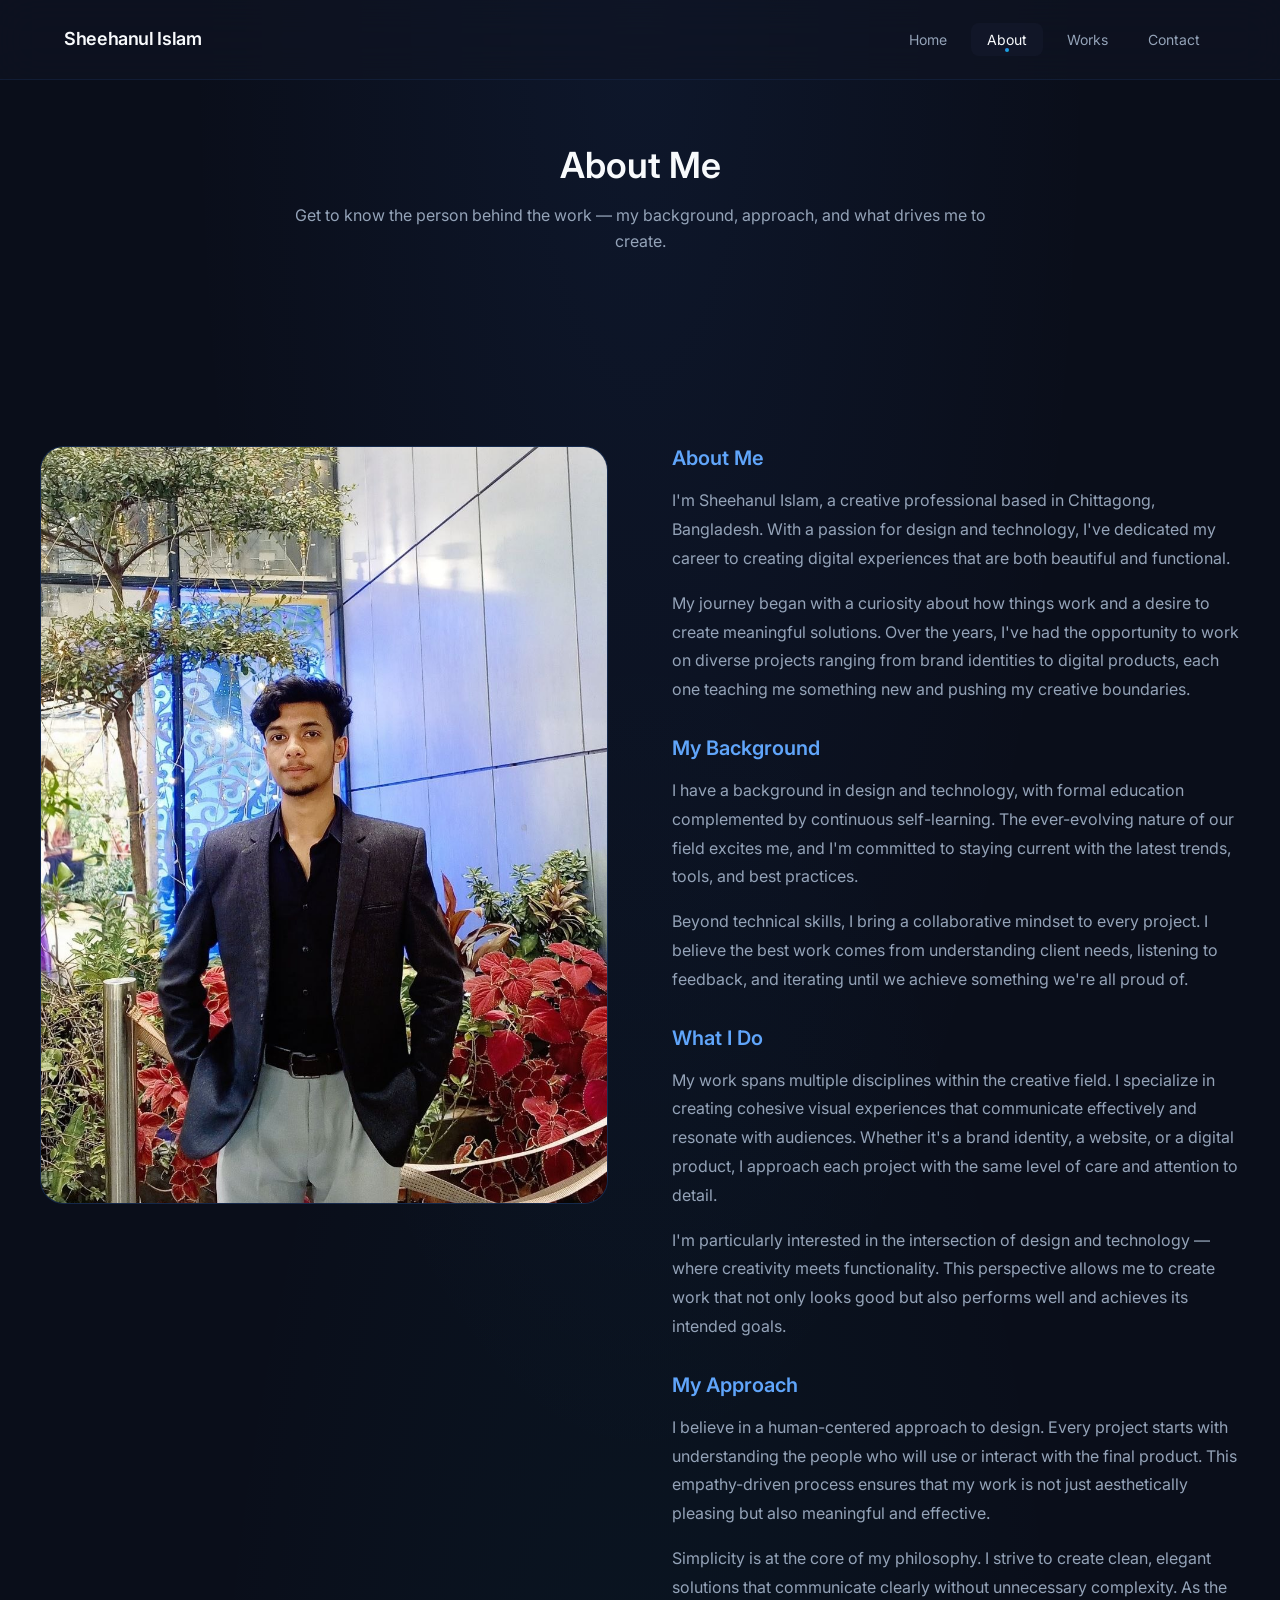
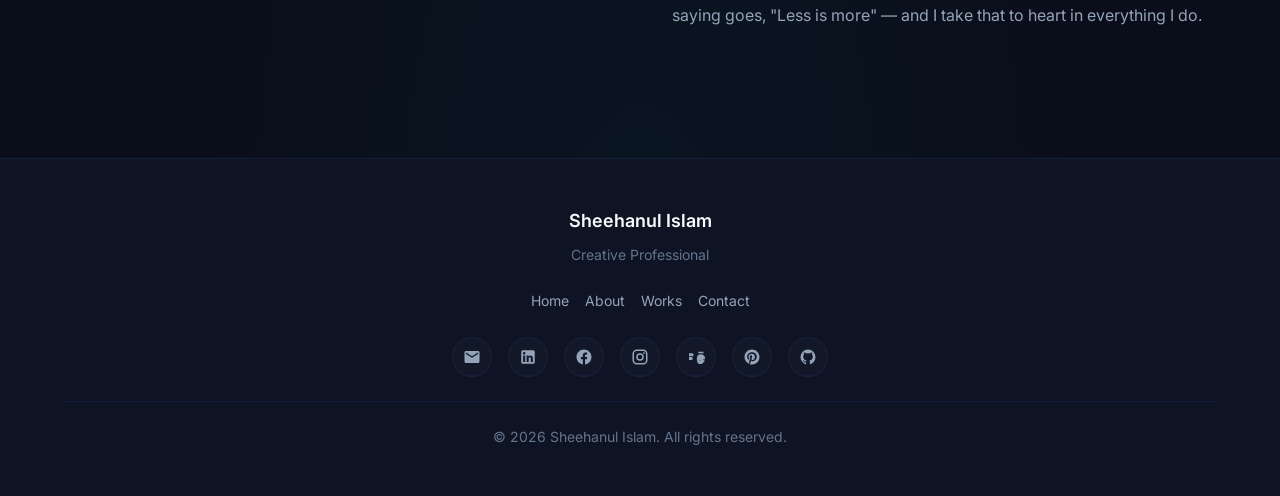
<file: about.html>
<!DOCTYPE html>
<html lang="en">
<head>
  <meta charset="UTF-8">
  <meta name="viewport" content="width=device-width, initial-scale=1.0">
  <meta name="description" content="Learn more about Sheehanul Islam — a creative professional focused on design and technology.">
  <title>About — Sheehanul Islam</title>
  
  <!-- Fonts -->
  <link rel="preconnect" href="https://fonts.googleapis.com">
  <link rel="preconnect" href="https://fonts.gstatic.com" crossorigin>
  <link href="https://fonts.googleapis.com/css2?family=Inter:wght@400;500;600;700&display=swap" rel="stylesheet">
  
  <!-- Styles -->
  <link rel="stylesheet" href="base.css">
  <link rel="stylesheet" href="components.css">
  <link rel="stylesheet" href="pages.css">
</head>
<body>
  <!-- ========== HEADER ========== -->
  <header class="header">
    <div class="container header-inner">
      <a href="index.html" class="logo">Sheehanul Islam</a>
      <nav class="nav" aria-label="Main navigation">
        <ul class="nav-list">
          <li><a href="index.html" class="nav-link">Home</a></li>
          <li><a href="about.html" class="nav-link active">About</a></li>
          <li><a href="works.html" class="nav-link">Works</a></li>
          <li><a href="contact.html" class="nav-link">Contact</a></li>
        </ul>
      </nav>
      <button class="menu-toggle" aria-label="Toggle menu" aria-expanded="false">
        <span></span>
        <span></span>
        <span></span>
      </button>
    </div>
  </header>
  <!-- ========== END HEADER ========== -->

  <!-- ========== MAIN CONTENT ========== -->
  <main class="about-page">
    
    <!-- ===== ABOUT HERO ===== -->
    <section class="about-hero section">
      <div class="container">
        <h1 class="about-hero-title">About Me</h1>
        <p class="about-hero-text">
          Get to know the person behind the work — my background, approach, and what drives me to create.
        </p>
      </div>
    </section>
    <!-- ===== END ABOUT HERO ===== -->

    <!-- ===== ABOUT CONTENT ===== -->
    <section class="section">
      <div class="container about-content">
        <div class="about-image">
          <img src="sheehanimg1.jpg" alt="Sheehanul Islam" onerror="this.src='data:image/svg+xml,%3Csvg xmlns=%22http://www.w3.org/2000/svg%22 viewBox=%220 0 400 533%22%3E%3Crect fill=%22%230f1424%22 width=%22400%22 height=%22533%22/%3E%3Ctext fill=%22%233b82f6%22 font-family=%22sans-serif%22 font-size=%2224%22 x=%2250%25%22 y=%2250%25%22 text-anchor=%22middle%22%3EYour Photo%3C/text%3E%3C/svg%3E'">
        </div>
        <div class="about-text-content">
          <div class="about-section">
            <h2 class="about-section-title">About Me</h2>
            <p class="about-section-text">
              I'm Sheehanul Islam, a creative professional based in Chittagong, Bangladesh. With a passion for design and technology, I've dedicated my career to creating digital experiences that are both beautiful and functional.
            </p>
            <p class="about-section-text">
              My journey began with a curiosity about how things work and a desire to create meaningful solutions. Over the years, I've had the opportunity to work on diverse projects ranging from brand identities to digital products, each one teaching me something new and pushing my creative boundaries.
            </p>
          </div>

          <div class="about-section">
            <h2 class="about-section-title">My Background</h2>
            <p class="about-section-text">
              I have a background in design and technology, with formal education complemented by continuous self-learning. The ever-evolving nature of our field excites me, and I'm committed to staying current with the latest trends, tools, and best practices.
            </p>
            <p class="about-section-text">
              Beyond technical skills, I bring a collaborative mindset to every project. I believe the best work comes from understanding client needs, listening to feedback, and iterating until we achieve something we're all proud of.
            </p>
          </div>

          <div class="about-section">
            <h2 class="about-section-title">What I Do</h2>
            <p class="about-section-text">
              My work spans multiple disciplines within the creative field. I specialize in creating cohesive visual experiences that communicate effectively and resonate with audiences. Whether it's a brand identity, a website, or a digital product, I approach each project with the same level of care and attention to detail.
            </p>
            <p class="about-section-text">
              I'm particularly interested in the intersection of design and technology — where creativity meets functionality. This perspective allows me to create work that not only looks good but also performs well and achieves its intended goals.
            </p>
          </div>

          <div class="about-section">
            <h2 class="about-section-title">My Approach</h2>
            <p class="about-section-text">
              I believe in a human-centered approach to design. Every project starts with understanding the people who will use or interact with the final product. This empathy-driven process ensures that my work is not just aesthetically pleasing but also meaningful and effective.
            </p>
            <p class="about-section-text">
              Simplicity is at the core of my philosophy. I strive to create clean, elegant solutions that communicate clearly without unnecessary complexity. As the saying goes, "Less is more" — and I take that to heart in everything I do.
            </p>
          </div>
        </div>
      </div>
    </section>
    <!-- ===== END ABOUT CONTENT ===== -->

  </main>
  <!-- ========== END MAIN CONTENT ========== -->

  <!-- ========== FOOTER ========== -->
  <footer class="footer">
    <div class="container footer-inner">
      <div class="footer-brand">
        <span class="footer-name">Sheehanul Islam</span>
        <span class="footer-tagline">Creative Professional</span>
      </div>
      <nav class="footer-nav" aria-label="Footer navigation">
        <a href="index.html" class="footer-link">Home</a>
        <a href="about.html" class="footer-link">About</a>
        <a href="works.html" class="footer-link">Works</a>
        <a href="contact.html" class="footer-link">Contact</a>
      </nav>
      <div class="footer-social">
        <a href="mailto:sheehaanulislam@gmail.com" class="footer-social-link" aria-label="Email">
          <svg viewBox="0 0 24 24"><path d="M20 4H4c-1.1 0-2 .9-2 2v12c0 1.1.9 2 2 2h16c1.1 0 2-.9 2-2V6c0-1.1-.9-2-2-2zm0 4l-8 5-8-5V6l8 5 8-5v2z"/></svg>
        </a>
        <a href="https://linkedin.com/in/sheehaan-ul-islam-a17b7b3b1?utm_source=share_via&utm_content=profile&utm_medium=member_android" class="footer-social-link" aria-label="LinkedIn" target="_blank" rel="noopener noreferrer">
          <svg viewBox="0 0 24 24"><path d="M19 3a2 2 0 0 1 2 2v14a2 2 0 0 1-2 2H5a2 2 0 0 1-2-2V5a2 2 0 0 1 2-2h14m-.5 15.5v-5.3a3.26 3.26 0 0 0-3.26-3.26c-.85 0-1.84.52-2.32 1.3v-1.11h-2.79v8.37h2.79v-4.93c0-.77.62-1.4 1.39-1.4a1.4 1.4 0 0 1 1.4 1.4v4.93h2.79M6.88 8.56a1.68 1.68 0 0 0 1.68-1.68c0-.93-.75-1.69-1.68-1.69a1.69 1.69 0 0 0-1.69 1.69c0 .93.76 1.68 1.69 1.68m1.39 9.94v-8.37H5.5v8.37h2.77z"/></svg>
        </a>
        <a href="https://facebook.com/share/19DySCuioT/" class="footer-social-link" aria-label="Facebook" target="_blank" rel="noopener noreferrer">
          <svg viewBox="0 0 24 24"><path d="M12 2.04C6.5 2.04 2 6.53 2 12.06C2 17.06 5.66 21.21 10.44 21.96V14.96H7.9V12.06H10.44V9.85C10.44 7.34 11.93 5.96 14.15 5.96C15.21 5.96 16.12 6.04 16.12 6.04V8.51H15.01C13.77 8.51 13.38 9.28 13.38 10.07V12.06H16.16L15.72 14.96H13.38V21.96A10 10 0 0 0 22 12.06C22 6.53 17.5 2.04 12 2.04Z"/></svg>
        </a>
        <a href="https://instagram.com/sheehan.rn?stkn=cGFqeDJleHdrN3Bo" class="footer-social-link" aria-label="Instagram" target="_blank" rel="noopener noreferrer">
          <svg viewBox="0 0 24 24"><path d="M7.8 2h8.4C19.4 2 22 4.6 22 7.8v8.4a5.8 5.8 0 0 1-5.8 5.8H7.8C4.6 22 2 19.4 2 16.2V7.8A5.8 5.8 0 0 1 7.8 2m-.2 2A3.6 3.6 0 0 0 4 7.6v8.8C4 18.39 5.61 20 7.6 20h8.8a3.6 3.6 0 0 0 3.6-3.6V7.6C20 5.61 18.39 4 16.4 4H7.6m9.65 1.5a1.25 1.25 0 0 1 1.25 1.25A1.25 1.25 0 0 1 17.25 8 1.25 1.25 0 0 1 16 6.75a1.25 1.25 0 0 1 1.25-1.25M12 7a5 5 0 0 1 5 5 5 5 0 0 1-5 5 5 5 0 0 1-5-5 5 5 0 0 1 5-5m0 2a3 3 0 0 0-3 3 3 3 0 0 0 3 3 3 3 0 0 0 3-3 3 3 0 0 0-3-3z"/></svg>
        </a>
        <a href="https://behance.net/sheehaanulislamrne/projects" class="footer-social-link" aria-label="Behance" target="_blank" rel="noopener noreferrer">
          <svg viewBox="0 0 24 24"><path d="M22 7h-7V5h7v2zm1.726 10c-.442 1.297-2.029 3-5.101 3-3.074 0-5.564-1.729-5.564-5.675 0-3.91 2.325-5.92 5.466-5.92 3.082 0 4.964 1.782 5.375 4.426.078.506.109 1.188.095 2.14H15.97c.13 1.211.994 1.997 2.396 1.997.834 0 1.504-.325 1.873-.837h1.511zM7.654 14.006c0 1.21-.968 2.136-2.342 2.136H2.675V11.98h2.582c1.335 0 2.397.906 2.397 2.026zm1.177-5.012c0 1.21-.968 2.136-2.342 2.136H2.675V6.968h3.814c1.335 0 2.342.906 2.342 2.026zM22 17h-4.083c-.136-.752-.726-1.282-1.574-1.282-.973 0-1.764.68-1.764 1.764 0 1.084.791 1.764 1.764 1.764.848 0 1.438-.53 1.574-1.282H22c-.167 2.053-1.883 3.518-4.177 3.518-2.457 0-4.34-1.656-4.34-4.282 0-2.626 1.904-4.282 4.34-4.282 2.435 0 4.151 1.656 4.177 4.082z"/></svg>
        </a>
        <a href="https://pinterest.com/3ZPcRfamb" class="footer-social-link" aria-label="Pinterest" target="_blank" rel="noopener noreferrer">
          <svg viewBox="0 0 24 24"><path d="M12 2C6.48 2 2 6.48 2 12c0 4.21 2.59 7.82 6.27 9.31-.09-.8-.16-2.02.02-2.89l1.15-4.89s-.29-.58-.29-1.44c0-1.35.78-2.36 1.76-2.36.83 0 1.23.62 1.23 1.37 0 .83-.53 2.08-.81 3.24-.23.97.49 1.76 1.45 1.76 1.74 0 3.08-1.83 3.08-4.48 0-2.34-1.68-3.98-4.08-3.98-2.79 0-4.43 2.09-4.43 4.25 0 .84.32 1.74.73 2.23.08.1.09.18.06.28l-.27 1.12c-.04.18-.15.22-.34.13-1.27-.59-2.06-2.45-2.06-3.94 0-3.21 2.33-6.16 6.71-6.16 3.52 0 6.26 2.51 6.26 5.86 0 3.5-2.21 6.31-5.27 6.31-1.03 0-2-.54-2.34-1.17l-.64 2.43c-.23.88-.86 1.98-1.28 2.66.96.29 1.98.44 3.04.44 5.52 0 10-4.48 10-10S17.52 2 12 2z"/></svg>
        </a>
        <a href="https://github.com/Sheehaan" class="footer-social-link" aria-label="GitHub" target="_blank" rel="noopener noreferrer">
          <svg viewBox="0 0 24 24"><path d="M12 2A10 10 0 0 0 2 12c0 4.42 2.87 8.17 6.84 9.5.5.08.66-.23.66-.5v-1.69c-2.77.6-3.36-1.34-3.36-1.34-.46-1.16-1.11-1.47-1.11-1.47-.91-.62.07-.6.07-.6 1 .07 1.53 1.03 1.53 1.03.87 1.52 2.34 1.07 2.91.83.09-.65.35-1.09.63-1.34-2.22-.25-4.55-1.11-4.55-4.92 0-1.11.38-2 1.03-2.71-.1-.25-.45-1.29.1-2.64 0 0 .84-.27 2.75 1.02.79-.22 1.65-.33 2.5-.33.85 0 1.71.11 2.5.33 1.91-1.29 2.75-1.02 2.75-1.02.55 1.35.2 2.39.1 2.64.65.71 1.03 1.6 1.03 2.71 0 3.82-2.34 4.66-4.57 4.91.36.31.69.92.69 1.85V21c0 .27.16.59.67.5C19.14 20.16 22 16.42 22 12A10 10 0 0 0 12 2Z"/></svg>
        </a>
      </div>
      <p class="footer-copyright">© 2026 Sheehanul Islam. All rights reserved.</p>
    </div>
  </footer>
  <!-- ========== END FOOTER ========== -->

  <!-- ========== SCRIPTS ========== -->
  <script type="module" src="modal.js"></script>
  <script type="module" src="main.js"></script>
</body>
</html>
</file>
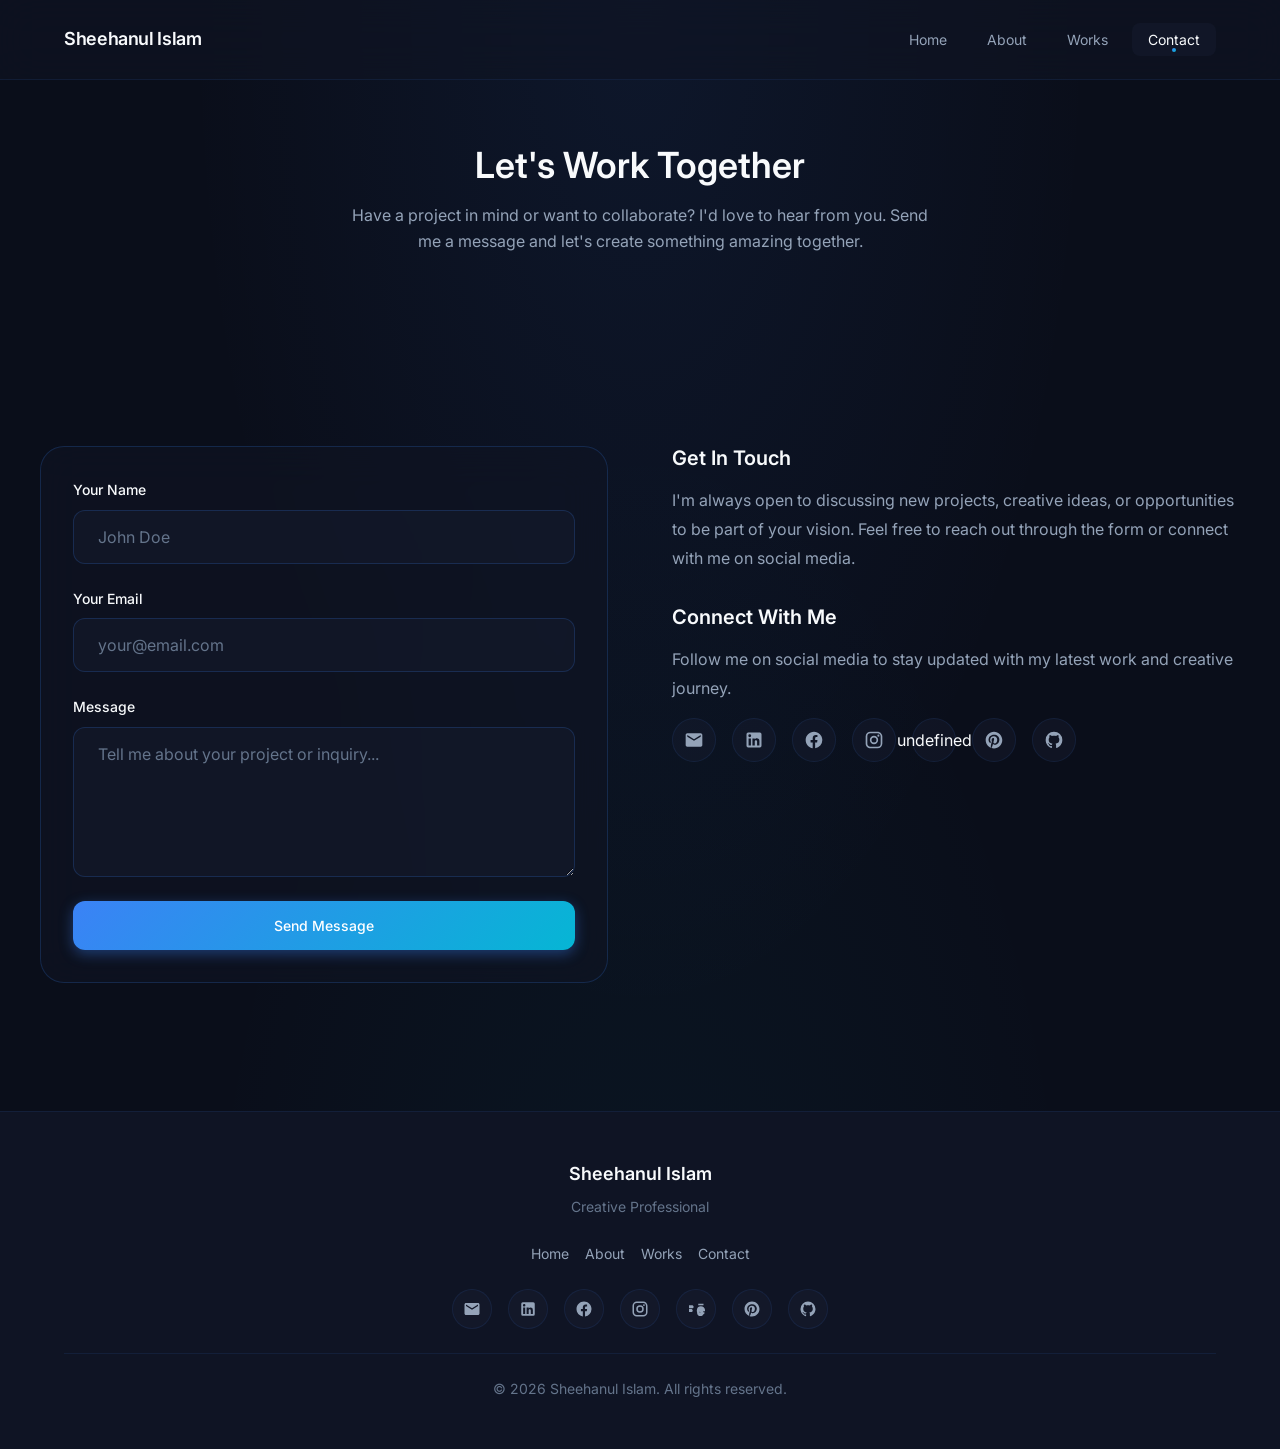
<file: contact.html>
<!DOCTYPE html>
<html lang="en">
<head>
  <meta charset="UTF-8">
  <meta name="viewport" content="width=device-width, initial-scale=1.0">
  <meta name="description" content="Get in touch with Sheehanul Islam for collaborations, projects, or inquiries.">
  <title>Contact — Sheehanul Islam</title>
  
  <!-- Fonts -->
  <link rel="preconnect" href="https://fonts.googleapis.com">
  <link rel="preconnect" href="https://fonts.gstatic.com" crossorigin>
  <link href="https://fonts.googleapis.com/css2?family=Inter:wght@400;500;600;700&display=swap" rel="stylesheet">
  
  <!-- Styles -->
  <link rel="stylesheet" href="base.css">
  <link rel="stylesheet" href="components.css">
  <link rel="stylesheet" href="pages.css">
</head>
<body>
  <!-- ========== HEADER ========== -->
  <header class="header">
    <div class="container header-inner">
      <a href="index.html" class="logo">Sheehanul Islam</a>
      <nav class="nav" aria-label="Main navigation">
        <ul class="nav-list">
          <li><a href="index.html" class="nav-link">Home</a></li>
          <li><a href="about.html" class="nav-link">About</a></li>
          <li><a href="works.html" class="nav-link">Works</a></li>
          <li><a href="contact.html" class="nav-link active">Contact</a></li>
        </ul>
      </nav>
      <button class="menu-toggle" aria-label="Toggle menu" aria-expanded="false">
        <span></span>
        <span></span>
        <span></span>
      </button>
    </div>
  </header>
  <!-- ========== END HEADER ========== -->

  <!-- ========== MAIN CONTENT ========== -->
  <main class="contact-page">
    
    <!-- ===== CONTACT HERO ===== -->
    <section class="contact-hero section">
      <div class="container">
        <h1 class="contact-hero-title">Let's Work Together</h1>
        <p class="contact-hero-text">
          Have a project in mind or want to collaborate? I'd love to hear from you. Send me a message and let's create something amazing together.
        </p>
      </div>
    </section>
    <!-- ===== END CONTACT HERO ===== -->

    <!-- ===== CONTACT CONTENT ===== -->
    <section class="section">
      <div class="container contact-content">
        
        <!-- Contact Form -->
        <div class="contact-form-wrapper">
          <form data-contact-form>
            <div class="form-group">
              <label for="contact-name" class="form-label">Your Name</label>
              <input type="text" id="contact-name" name="name" class="form-input" placeholder="John Doe" required>
              <span class="form-error"></span>
            </div>
            <div class="form-group">
              <label for="contact-email" class="form-label">Your Email</label>
              <input type="email" id="contact-email" name="email" class="form-input" placeholder="your@email.com" required>
              <span class="form-error"></span>
            </div>
            <div class="form-group">
              <label for="contact-message" class="form-label">Message</label>
              <textarea id="contact-message" name="message" class="form-textarea" placeholder="Tell me about your project or inquiry..." required></textarea>
              <span class="form-error"></span>
            </div>
            <button type="submit" class="btn btn-primary btn-full">Send Message</button>
          </form>
        </div>

        <!-- Contact Info -->
        <div class="contact-info">
          <div>
            <h2 class="contact-info-title">Get In Touch</h2>
            <p class="about-section-text">
              I'm always open to discussing new projects, creative ideas, or opportunities to be part of your vision. Feel free to reach out through the form or connect with me on social media.
            </p>
          </div>

          <div>
            <h2 class="contact-info-title">Connect With Me</h2>
            <p class="about-section-text" style="margin-bottom: 1rem;">
              Follow me on social media to stay updated with my latest work and creative journey.
            </p>
            <div class="social-icons" id="contact-social-icons"></div>
          </div>
        </div>

      </div>
    </section>
    <!-- ===== END CONTACT CONTENT ===== -->

  </main>
  <!-- ========== END MAIN CONTENT ========== -->

  <!-- ========== FOOTER ========== -->
  <footer class="footer">
    <div class="container footer-inner">
      <div class="footer-brand">
        <span class="footer-name">Sheehanul Islam</span>
        <span class="footer-tagline">Creative Professional</span>
      </div>
      <nav class="footer-nav" aria-label="Footer navigation">
        <a href="index.html" class="footer-link">Home</a>
        <a href="about.html" class="footer-link">About</a>
        <a href="works.html" class="footer-link">Works</a>
        <a href="contact.html" class="footer-link">Contact</a>
      </nav>
      <div class="footer-social">
        <a href="mailto:sheehaanulislam@gmail.com" class="footer-social-link" aria-label="Email">
          <svg viewBox="0 0 24 24"><path d="M20 4H4c-1.1 0-2 .9-2 2v12c0 1.1.9 2 2 2h16c1.1 0 2-.9 2-2V6c0-1.1-.9-2-2-2zm0 4l-8 5-8-5V6l8 5 8-5v2z"/></svg>
        </a>
        <a href="https://linkedin.com/in/sheehaan-ul-islam-a17b7b3b1?utm_source=share_via&utm_content=profile&utm_medium=member_android" class="footer-social-link" aria-label="LinkedIn" target="_blank" rel="noopener noreferrer">
          <svg viewBox="0 0 24 24"><path d="M19 3a2 2 0 0 1 2 2v14a2 2 0 0 1-2 2H5a2 2 0 0 1-2-2V5a2 2 0 0 1 2-2h14m-.5 15.5v-5.3a3.26 3.26 0 0 0-3.26-3.26c-.85 0-1.84.52-2.32 1.3v-1.11h-2.79v8.37h2.79v-4.93c0-.77.62-1.4 1.39-1.4a1.4 1.4 0 0 1 1.4 1.4v4.93h2.79M6.88 8.56a1.68 1.68 0 0 0 1.68-1.68c0-.93-.75-1.69-1.68-1.69a1.69 1.69 0 0 0-1.69 1.69c0 .93.76 1.68 1.69 1.68m1.39 9.94v-8.37H5.5v8.37h2.77z"/></svg>
        </a>
        <a href="https://facebook.com/share/19DySCuioT/" class="footer-social-link" aria-label="Facebook" target="_blank" rel="noopener noreferrer">
          <svg viewBox="0 0 24 24"><path d="M12 2.04C6.5 2.04 2 6.53 2 12.06C2 17.06 5.66 21.21 10.44 21.96V14.96H7.9V12.06H10.44V9.85C10.44 7.34 11.93 5.96 14.15 5.96C15.21 5.96 16.12 6.04 16.12 6.04V8.51H15.01C13.77 8.51 13.38 9.28 13.38 10.07V12.06H16.16L15.72 14.96H13.38V21.96A10 10 0 0 0 22 12.06C22 6.53 17.5 2.04 12 2.04Z"/></svg>
        </a>
        <a href="https://instagram.com/sheehan.rn?stkn=cGFqeDJleHdrN3Bo" class="footer-social-link" aria-label="Instagram" target="_blank" rel="noopener noreferrer">
          <svg viewBox="0 0 24 24"><path d="M7.8 2h8.4C19.4 2 22 4.6 22 7.8v8.4a5.8 5.8 0 0 1-5.8 5.8H7.8C4.6 22 2 19.4 2 16.2V7.8A5.8 5.8 0 0 1 7.8 2m-.2 2A3.6 3.6 0 0 0 4 7.6v8.8C4 18.39 5.61 20 7.6 20h8.8a3.6 3.6 0 0 0 3.6-3.6V7.6C20 5.61 18.39 4 16.4 4H7.6m9.65 1.5a1.25 1.25 0 0 1 1.25 1.25A1.25 1.25 0 0 1 17.25 8 1.25 1.25 0 0 1 16 6.75a1.25 1.25 0 0 1 1.25-1.25M12 7a5 5 0 0 1 5 5 5 5 0 0 1-5 5 5 5 0 0 1-5-5 5 5 0 0 1 5-5m0 2a3 3 0 0 0-3 3 3 3 0 0 0 3 3 3 3 0 0 0 3-3 3 3 0 0 0-3-3z"/></svg>
        </a>
        <a href="https://behance.net/sheehaanulislamrne/projects" class="footer-social-link" aria-label="Behance" target="_blank" rel="noopener noreferrer">
          <svg viewBox="0 0 24 24"><path d="M22 7h-7V5h7v2zm1.726 10c-.442 1.297-2.029 3-5.101 3-3.074 0-5.564-1.729-5.564-5.675 0-3.91 2.325-5.92 5.466-5.92 3.082 0 4.964 1.782 5.375 4.426.078.506.109 1.188.095 2.14H15.97c.13 1.211.994 1.997 2.396 1.997.834 0 1.504-.325 1.873-.837h1.511zM7.654 14.006c0 1.21-.968 2.136-2.342 2.136H2.675V11.98h2.582c1.335 0 2.397.906 2.397 2.026zm1.177-5.012c0 1.21-.968 2.136-2.342 2.136H2.675V6.968h3.814c1.335 0 2.342.906 2.342 2.026zM22 17h-4.083c-.136-.752-.726-1.282-1.574-1.282-.973 0-1.764.68-1.764 1.764 0 1.084.791 1.764 1.764 1.764.848 0 1.438-.53 1.574-1.282H22c-.167 2.053-1.883 3.518-4.177 3.518-2.457 0-4.34-1.656-4.34-4.282 0-2.626 1.904-4.282 4.34-4.282 2.435 0 4.151 1.656 4.177 4.082z"/></svg>
        </a>
        <a href="https://pinterest.com/3ZPcRfamb" class="footer-social-link" aria-label="Pinterest" target="_blank" rel="noopener noreferrer">
          <svg viewBox="0 0 24 24"><path d="M12 2C6.48 2 2 6.48 2 12c0 4.21 2.59 7.82 6.27 9.31-.09-.8-.16-2.02.02-2.89l1.15-4.89s-.29-.58-.29-1.44c0-1.35.78-2.36 1.76-2.36.83 0 1.23.62 1.23 1.37 0 .83-.53 2.08-.81 3.24-.23.97.49 1.76 1.45 1.76 1.74 0 3.08-1.83 3.08-4.48 0-2.34-1.68-3.98-4.08-3.98-2.79 0-4.43 2.09-4.43 4.25 0 .84.32 1.74.73 2.23.08.1.09.18.06.28l-.27 1.12c-.04.18-.15.22-.34.13-1.27-.59-2.06-2.45-2.06-3.94 0-3.21 2.33-6.16 6.71-6.16 3.52 0 6.26 2.51 6.26 5.86 0 3.5-2.21 6.31-5.27 6.31-1.03 0-2-.54-2.34-1.17l-.64 2.43c-.23.88-.86 1.98-1.28 2.66.96.29 1.98.44 3.04.44 5.52 0 10-4.48 10-10S17.52 2 12 2z"/></svg>
        </a>
        <a href="https://github.com/Sheehaan" class="footer-social-link" aria-label="GitHub" target="_blank" rel="noopener noreferrer">
          <svg viewBox="0 0 24 24"><path d="M12 2A10 10 0 0 0 2 12c0 4.42 2.87 8.17 6.84 9.5.5.08.66-.23.66-.5v-1.69c-2.77.6-3.36-1.34-3.36-1.34-.46-1.16-1.11-1.47-1.11-1.47-.91-.62.07-.6.07-.6 1 .07 1.53 1.03 1.53 1.03.87 1.52 2.34 1.07 2.91.83.09-.65.35-1.09.63-1.34-2.22-.25-4.55-1.11-4.55-4.92 0-1.11.38-2 1.03-2.71-.1-.25-.45-1.29.1-2.64 0 0 .84-.27 2.75 1.02.79-.22 1.65-.33 2.5-.33.85 0 1.71.11 2.5.33 1.91-1.29 2.75-1.02 2.75-1.02.55 1.35.2 2.39.1 2.64.65.71 1.03 1.6 1.03 2.71 0 3.82-2.34 4.66-4.57 4.91.36.31.69.92.69 1.85V21c0 .27.16.59.67.5C19.14 20.16 22 16.42 22 12A10 10 0 0 0 12 2Z"/></svg>
        </a>
      </div>
      <p class="footer-copyright">© 2026 Sheehanul Islam. All rights reserved.</p>
    </div>
  </footer>
  <!-- ========== END FOOTER ========== -->

  <!-- ========== SCRIPTS ========== -->
  <script type="module" src="config.js"></script>
  <script type="module" src="form.js"></script>
  <script type="module" src="modal.js"></script>
  <script type="module">
    import { CONFIG } from './config.js';

    const socialIcons = {
      email: '<svg viewBox="0 0 24 24"><path d="M20 4H4c-1.1 0-2 .9-2 2v12c0 1.1.9 2 2 2h16c1.1 0 2-.9 2-2V6c0-1.1-.9-2-2-2zm0 4l-8 5-8-5V6l8 5 8-5v2z"/></svg>',
      linkedin: '<svg viewBox="0 0 24 24"><path d="M19 3a2 2 0 0 1 2 2v14a2 2 0 0 1-2 2H5a2 2 0 0 1-2-2V5a2 2 0 0 1 2-2h14m-.5 15.5v-5.3a3.26 3.26 0 0 0-3.26-3.26c-.85 0-1.84.52-2.32 1.3v-1.11h-2.79v8.37h2.79v-4.93c0-.77.62-1.4 1.39-1.4a1.4 1.4 0 0 1 1.4 1.4v4.93h2.79M6.88 8.56a1.68 1.68 0 0 0 1.68-1.68c0-.93-.75-1.69-1.68-1.69a1.69 1.69 0 0 0-1.69 1.69c0 .93.76 1.68 1.69 1.68m1.39 9.94v-8.37H5.5v8.37h2.77z"/></svg>',
      facebook: '<svg viewBox="0 0 24 24"><path d="M12 2.04C6.5 2.04 2 6.53 2 12.06C2 17.06 5.66 21.21 10.44 21.96V14.96H7.9V12.06H10.44V9.85C10.44 7.34 11.93 5.96 14.15 5.96C15.21 5.96 16.12 6.04 16.12 6.04V8.51H15.01C13.77 8.51 13.38 9.28 13.38 10.07V12.06H16.16L15.72 14.96H13.38V21.96A10 10 0 0 0 22 12.06C22 6.53 17.5 2.04 12 2.04Z"/></svg>',
      instagram: '<svg viewBox="0 0 24 24"><path d="M7.8 2h8.4C19.4 2 22 4.6 22 7.8v8.4a5.8 5.8 0 0 1-5.8 5.8H7.8C4.6 22 2 19.4 2 16.2V7.8A5.8 5.8 0 0 1 7.8 2m-.2 2A3.6 3.6 0 0 0 4 7.6v8.8C4 18.39 5.61 20 7.6 20h8.8a3.6 3.6 0 0 0 3.6-3.6V7.6C20 5.61 18.39 4 16.4 4H7.6m9.65 1.5a1.25 1.25 0 0 1 1.25 1.25A1.25 1.25 0 0 1 17.25 8 1.25 1.25 0 0 1 16 6.75a1.25 1.25 0 0 1 1.25-1.25M12 7a5 5 0 0 1 5 5 5 5 0 0 1-5 5 5 5 0 0 1-5-5 5 5 0 0 1 5-5m0 2a3 3 0 0 0-3 3 3 3 0 0 0 3 3 3 3 0 0 0 3-3 3 3 0 0 0-3-3z"/></svg>',
      dribbble: '<svg viewBox="0 0 24 24"><path d="M12 2C6.48 2 2 6.48 2 12s4.48 10 10 10 10-4.48 10-10S17.52 2 12 2zm7.26 4.64c1.44 1.75 2.31 3.97 2.38 6.38-2.46-.51-4.78-.56-6.95-.18-.29-.69-.61-1.37-.95-2.03 2.79-1.16 4.87-2.86 5.52-4.17zM12 4c2.76 0 5.26 1.08 7.11 2.83-.57 1.15-2.52 2.71-5.18 3.81-1.66-2.69-3.56-5.01-5.45-6.47C9.41 4.06 10.69 4 12 4zm-5.25.66c1.91 1.47 3.82 3.8 5.49 6.51-2.93.78-6.29 1.06-9.51.33A8.02 8.02 0 0 1 6.75 4.66zM4 12c0-.28.02-.55.05-.82 3.07.69 6.27.42 9.07-.32.31.61.6 1.24.87 1.89-3.31 1.14-5.96 3.43-7.38 6.23A7.96 7.96 0 0 1 4 12zm8 8c-1.97 0-3.78-.72-5.19-1.91 1.26-2.53 3.65-4.61 6.66-5.67 1.07 2.89 1.75 6.02 1.91 9.33-1.1.17-2.23.25-3.38.25zm5.33-.28c-.16-3.03-.79-5.9-1.79-8.56 1.96-.34 4.06-.28 6.29.18-.45 3.53-2.23 6.59-4.5 8.38z"/></svg>',
      pinterest: '<svg viewBox="0 0 24 24"><path d="M12 2C6.48 2 2 6.48 2 12c0 4.21 2.59 7.82 6.27 9.31-.09-.8-.16-2.02.02-2.89l1.15-4.89s-.29-.58-.29-1.44c0-1.35.78-2.36 1.76-2.36.83 0 1.23.62 1.23 1.37 0 .83-.53 2.08-.81 3.24-.23.97.49 1.76 1.45 1.76 1.74 0 3.08-1.83 3.08-4.48 0-2.34-1.68-3.98-4.08-3.98-2.79 0-4.43 2.09-4.43 4.25 0 .84.32 1.74.73 2.23.08.1.09.18.06.28l-.27 1.12c-.04.18-.15.22-.34.13-1.27-.59-2.06-2.45-2.06-3.94 0-3.21 2.33-6.16 6.71-6.16 3.52 0 6.26 2.51 6.26 5.86 0 3.5-2.21 6.31-5.27 6.31-1.03 0-2-.54-2.34-1.17l-.64 2.43c-.23.88-.86 1.98-1.28 2.66.96.29 1.98.44 3.04.44 5.52 0 10-4.48 10-10S17.52 2 12 2z"/></svg>',
      github: '<svg viewBox="0 0 24 24"><path d="M12 2A10 10 0 0 0 2 12c0 4.42 2.87 8.17 6.84 9.5.5.08.66-.23.66-.5v-1.69c-2.77.6-3.36-1.34-3.36-1.34-.46-1.16-1.11-1.47-1.11-1.47-.91-.62.07-.6.07-.6 1 .07 1.53 1.03 1.53 1.03.87 1.52 2.34 1.07 2.91.83.09-.65.35-1.09.63-1.34-2.22-.25-4.55-1.11-4.55-4.92 0-1.11.38-2 1.03-2.71-.1-.25-.45-1.29.1-2.64 0 0 .84-.27 2.75 1.02.79-.22 1.65-.33 2.5-.33.85 0 1.71.11 2.5.33 1.91-1.29 2.75-1.02 2.75-1.02.55 1.35.2 2.39.1 2.64.65.71 1.03 1.6 1.03 2.71 0 3.82-2.34 4.66-4.57 4.91.36.31.69.92.69 1.85V21c0 .27.16.59.67.5C19.14 20.16 22 16.42 22 12A10 10 0 0 0 12 2Z"/></svg>'
    };

    const socialContainer = document.getElementById('contact-social-icons');
    if (socialContainer) {
      const socialLinks = Object.entries(CONFIG.social).map(([key, url]) => 
        `<a href="${url}" class="social-link" aria-label="${key}" target="_blank" rel="noopener noreferrer">
          ${socialIcons[key]}
        </a>`
      ).join('');
      socialContainer.innerHTML = socialLinks;
    }
  </script>
  <script type="module" src="main.js"></script>
</body>
</html>
</file>
<file: base.css>
/* ==========================================
   BASE STYLES - Design System
   ========================================== */

/* CSS Variables - Easy to customize colors */
:root {
  /* Colors */
  --color-bg-primary: #0a0e1a;
  --color-bg-secondary: #0f1424;
  --color-bg-glass: rgba(15, 20, 36, 0.6);
  --color-bg-glass-light: rgba(25, 30, 50, 0.4);
  
  --color-primary: #3b82f6;
  --color-primary-light: #60a5fa;
  --color-secondary: #06b6d4;
  --color-secondary-light: #22d3ee;
  
  --color-text-primary: #f8fafc;
  --color-text-secondary: #94a3b8;
  --color-text-muted: #64748b;
  
  --color-border: rgba(59, 130, 246, 0.2);
  --color-border-light: rgba(59, 130, 246, 0.1);
  
  /* Gradients */
  --gradient-primary: linear-gradient(135deg, #3b82f6 0%, #06b6d4 100%);
  --gradient-subtle: linear-gradient(135deg, rgba(59, 130, 246, 0.1) 0%, rgba(6, 182, 212, 0.05) 100%);
  --gradient-glow: radial-gradient(circle, rgba(59, 130, 246, 0.15) 0%, transparent 70%);
  
  /* Typography */
  --font-family: 'Inter', -apple-system, BlinkMacSystemFont, 'Segoe UI', Roboto, sans-serif;
  --font-size-xs: 0.75rem;
  --font-size-sm: 0.875rem;
  --font-size-base: 1rem;
  --font-size-lg: 1.125rem;
  --font-size-xl: 1.25rem;
  --font-size-2xl: 1.5rem;
  --font-size-3xl: 1.875rem;
  --font-size-4xl: 2.25rem;
  --font-size-5xl: 3rem;
  
  /* Spacing */
  --spacing-xs: 0.25rem;
  --spacing-sm: 0.5rem;
  --spacing-md: 1rem;
  --spacing-lg: 1.5rem;
  --spacing-xl: 2rem;
  --spacing-2xl: 3rem;
  --spacing-3xl: 4rem;
  
  /* Border Radius */
  --radius-sm: 0.375rem;
  --radius-md: 0.5rem;
  --radius-lg: 0.75rem;
  --radius-xl: 1rem;
  --radius-2xl: 1.5rem;
  --radius-full: 9999px;
  
  /* Shadows */
  --shadow-sm: 0 1px 2px 0 rgba(0, 0, 0, 0.05);
  --shadow-md: 0 4px 6px -1px rgba(0, 0, 0, 0.1);
  --shadow-lg: 0 10px 15px -3px rgba(0, 0, 0, 0.1);
  --shadow-glow: 0 0 40px rgba(59, 130, 246, 0.15);
  --shadow-glow-strong: 0 0 60px rgba(59, 130, 246, 0.25);
  
  /* Transitions */
  --transition-fast: 150ms ease;
  --transition-base: 250ms ease;
  --transition-slow: 350ms ease;
  
  /* Layout */
  --header-height: 80px;
  --container-max: 1200px;
  --container-narrow: 800px;
}

/* Reset & Base */
*,
*::before,
*::after {
  box-sizing: border-box;
  margin: 0;
  padding: 0;
}

html {
  scroll-behavior: smooth;
  -webkit-font-smoothing: antialiased;
  -moz-osx-font-smoothing: grayscale;
}

body {
  font-family: var(--font-family);
  font-size: var(--font-size-base);
  line-height: 1.6;
  color: var(--color-text-primary);
  background-color: var(--color-bg-primary);
  background-image: 
    radial-gradient(ellipse at top, rgba(59, 130, 246, 0.08) 0%, transparent 50%),
    radial-gradient(ellipse at bottom, rgba(6, 182, 212, 0.05) 0%, transparent 50%);
  min-height: 100vh;
  overflow-x: hidden;
}

img {
  max-width: 100%;
  height: auto;
  display: block;
}

a {
  color: inherit;
  text-decoration: none;
  transition: color var(--transition-fast);
}

button {
  font-family: inherit;
  cursor: pointer;
  border: none;
  background: none;
}

ul, ol {
  list-style: none;
}

/* Container */
.container {
  width: 100%;
  max-width: var(--container-max);
  margin: 0 auto;
  padding: 0 var(--spacing-lg);
}

.container-narrow {
  max-width: var(--container-narrow);
}

/* Section */
.section {
  padding: var(--spacing-3xl) 0;
}

@media (max-width: 768px) {
  .section {
    padding: var(--spacing-2xl) 0;
  }
}

/* Typography */
h1, h2, h3, h4, h5, h6 {
  font-weight: 600;
  line-height: 1.2;
  color: var(--color-text-primary);
}

h1 {
  font-size: var(--font-size-5xl);
}

h2 {
  font-size: var(--font-size-4xl);
}

h3 {
  font-size: var(--font-size-3xl);
}

h4 {
  font-size: var(--font-size-2xl);
}

p {
  color: var(--color-text-secondary);
}

.text-gradient {
  background: var(--gradient-primary);
  -webkit-background-clip: text;
  -webkit-text-fill-color: transparent;
  background-clip: text;
}

.text-center {
  text-align: center;
}

/* Utility */
.sr-only {
  position: absolute;
  width: 1px;
  height: 1px;
  padding: 0;
  margin: -1px;
  overflow: hidden;
  clip: rect(0, 0, 0, 0);
  white-space: nowrap;
  border: 0;
}

/* Focus styles for accessibility */
:focus-visible {
  outline: 2px solid var(--color-primary);
  outline-offset: 2px;
}
</file>
<file: components.css>
/* ==========================================
   COMPONENTS - Header, Footer, Cards, Buttons
   ========================================== */

/* ---------- Header / Navigation ---------- */
.header {
  position: fixed;
  top: 0;
  left: 0;
  right: 0;
  height: var(--header-height);
  background: var(--color-bg-glass);
  backdrop-filter: blur(20px);
  -webkit-backdrop-filter: blur(20px);
  border-bottom: 1px solid var(--color-border-light);
  z-index: 1000;
  transition: all var(--transition-base);
}

.header-inner {
  height: 100%;
  display: flex;
  align-items: center;
  justify-content: space-between;
  gap: var(--spacing-xl);
}

.logo {
  font-size: var(--font-size-lg);
  font-weight: 600;
  color: var(--color-text-primary);
  letter-spacing: -0.02em;
}

.nav {
  display: flex;
  align-items: center;
  gap: var(--spacing-md);
}

.nav-list {
  display: flex;
  align-items: center;
  gap: var(--spacing-sm);
}

.nav-link {
  padding: var(--spacing-sm) var(--spacing-md);
  font-size: var(--font-size-sm);
  color: var(--color-text-secondary);
  border-radius: var(--radius-md);
  transition: all var(--transition-fast);
  position: relative;
}

.nav-link:hover {
  color: var(--color-text-primary);
  background: var(--color-bg-glass-light);
}

.nav-link.active {
  color: var(--color-text-primary);
  background: var(--color-bg-glass-light);
}

.nav-link.active::after {
  content: '';
  position: absolute;
  bottom: 4px;
  left: 50%;
  transform: translateX(-50%);
  width: 4px;
  height: 4px;
  background: var(--gradient-primary);
  border-radius: var(--radius-full);
}

/* Mobile Menu Toggle */
.menu-toggle {
  display: none;
  flex-direction: column;
  gap: 5px;
  padding: var(--spacing-sm);
  z-index: 1001;
}

.menu-toggle span {
  display: block;
  width: 24px;
  height: 2px;
  background: var(--color-text-primary);
  border-radius: var(--radius-full);
  transition: all var(--transition-fast);
}

.menu-toggle.active span:nth-child(1) {
  transform: rotate(45deg) translate(5px, 5px);
}

.menu-toggle.active span:nth-child(2) {
  opacity: 0;
}

.menu-toggle.active span:nth-child(3) {
  transform: rotate(-45deg) translate(7px, -6px);
}

/* Mobile Navigation */
@media (max-width: 768px) {
  .menu-toggle {
    display: flex;
  }
  
  .nav {
    position: fixed;
    top: 0;
    right: -100%;
    width: 100%;
    height: 100vh;
    background: var(--color-bg-primary);
    flex-direction: column;
    justify-content: center;
    padding: var(--spacing-2xl);
    transition: right var(--transition-slow);
  }
  
  .nav.active {
    right: 0;
  }
  
  .nav-list {
    flex-direction: column;
    gap: var(--spacing-md);
  }
  
  .nav-link {
    font-size: var(--font-size-xl);
    padding: var(--spacing-md) var(--spacing-lg);
  }
}

/* ---------- Footer ---------- */
.footer {
  background: var(--color-bg-secondary);
  border-top: 1px solid var(--color-border-light);
  padding: var(--spacing-2xl) 0;
}

.footer-inner {
  display: flex;
  flex-direction: column;
  align-items: center;
  gap: var(--spacing-lg);
  text-align: center;
}

.footer-brand {
  display: flex;
  flex-direction: column;
  align-items: center;
  gap: var(--spacing-sm);
}

.footer-name {
  font-size: var(--font-size-lg);
  font-weight: 600;
  color: var(--color-text-primary);
}

.footer-tagline {
  font-size: var(--font-size-sm);
  color: var(--color-text-muted);
}

.footer-nav {
  display: flex;
  flex-wrap: wrap;
  justify-content: center;
  gap: var(--spacing-md);
}

.footer-link {
  font-size: var(--font-size-sm);
  color: var(--color-text-secondary);
  transition: color var(--transition-fast);
}

.footer-link:hover {
  color: var(--color-text-primary);
}

.footer-social {
  display: flex;
  gap: var(--spacing-md);
}

.footer-social-link {
  display: flex;
  align-items: center;
  justify-content: center;
  width: 40px;
  height: 40px;
  border-radius: var(--radius-full);
  background: var(--color-bg-glass-light);
  border: 1px solid var(--color-border-light);
  transition: all var(--transition-fast);
}

.footer-social-link:hover {
  background: var(--color-bg-glass);
  border-color: var(--color-primary);
  transform: translateY(-2px);
}

.footer-social-link svg {
  width: 18px;
  height: 18px;
  fill: var(--color-text-secondary);
  transition: fill var(--transition-fast);
}

.footer-social-link:hover svg {
  fill: var(--color-primary);
}

.footer-copyright {
  font-size: var(--font-size-sm);
  color: var(--color-text-muted);
  padding-top: var(--spacing-lg);
  border-top: 1px solid var(--color-border-light);
  width: 100%;
}

/* ---------- Glass Card ---------- */
.glass-card {
  background: var(--color-bg-glass);
  backdrop-filter: blur(20px);
  -webkit-backdrop-filter: blur(20px);
  border: 1px solid var(--color-border);
  border-radius: var(--radius-xl);
  box-shadow: var(--shadow-md);
  transition: all var(--transition-base);
}

.glass-card:hover {
  border-color: var(--color-primary);
  box-shadow: var(--shadow-glow);
  transform: translateY(-4px);
}

/* ---------- Project Card ---------- */
.project-card {
  display: flex;
  flex-direction: column;
  overflow: hidden;
  height: 100%;
}

.project-card-image {
  position: relative;
  aspect-ratio: 16 / 10;
  overflow: hidden;
  background: var(--color-bg-secondary);
}

.project-card-image img {
  width: 100%;
  height: 100%;
  object-fit: cover;
  transition: transform var(--transition-slow);
}

.project-card:hover .project-card-image img {
  transform: scale(1.05);
}

.project-card-content {
  display: flex;
  flex-direction: column;
  flex: 1;
  padding: var(--spacing-lg);
  gap: var(--spacing-sm);
}

.project-card-title {
  font-size: var(--font-size-lg);
  font-weight: 600;
  color: var(--color-text-primary);
}

.project-card-description {
  font-size: var(--font-size-sm);
  color: var(--color-text-secondary);
  flex: 1;
}

.project-card-link {
  margin-top: auto;
}

/* ---------- Button ---------- */
.btn {
  display: inline-flex;
  align-items: center;
  justify-content: center;
  gap: var(--spacing-sm);
  padding: var(--spacing-md) var(--spacing-xl);
  font-size: var(--font-size-sm);
  font-weight: 500;
  border-radius: var(--radius-lg);
  transition: all var(--transition-fast);
  white-space: nowrap;
}

.btn-primary {
  background: var(--gradient-primary);
  color: white;
  box-shadow: 0 4px 14px rgba(59, 130, 246, 0.4);
}

.btn-primary:hover {
  transform: translateY(-2px);
  box-shadow: 0 6px 20px rgba(59, 130, 246, 0.5);
}

.btn-secondary {
  background: var(--color-bg-glass-light);
  color: var(--color-text-primary);
  border: 1px solid var(--color-border);
}

.btn-secondary:hover {
  background: var(--color-bg-glass);
  border-color: var(--color-primary);
}

.btn-outline {
  background: transparent;
  color: var(--color-primary);
  border: 1px solid var(--color-primary);
}

.btn-outline:hover {
  background: var(--color-primary);
  color: white;
}

.btn-full {
  width: 100%;
}

/* ---------- Social Icons ---------- */
.social-icons {
  display: flex;
  gap: var(--spacing-md);
}

.social-link {
  display: flex;
  align-items: center;
  justify-content: center;
  width: 44px;
  height: 44px;
  border-radius: var(--radius-full);
  background: var(--color-bg-glass-light);
  border: 1px solid var(--color-border-light);
  transition: all var(--transition-fast);
}

.social-link:hover {
  background: var(--color-bg-glass);
  border-color: var(--color-primary);
  transform: translateY(-2px);
  box-shadow: var(--shadow-glow);
}

.social-link svg {
  width: 20px;
  height: 20px;
  fill: var(--color-text-secondary);
  transition: fill var(--transition-fast);
}

.social-link:hover svg {
  fill: var(--color-primary);
}

/* ---------- Form Elements ---------- */
.form-group {
  display: flex;
  flex-direction: column;
  gap: var(--spacing-sm);
  margin-bottom: var(--spacing-lg);
}

.form-label {
  font-size: var(--font-size-sm);
  font-weight: 500;
  color: var(--color-text-primary);
}

.form-input,
.form-textarea {
  width: 100%;
  padding: var(--spacing-md) var(--spacing-lg);
  font-size: var(--font-size-base);
  font-family: inherit;
  color: var(--color-text-primary);
  background: var(--color-bg-glass-light);
  border: 1px solid var(--color-border);
  border-radius: var(--radius-lg);
  transition: all var(--transition-fast);
}

.form-input::placeholder,
.form-textarea::placeholder {
  color: var(--color-text-muted);
}

.form-input:focus,
.form-textarea:focus {
  outline: none;
  border-color: var(--color-primary);
  box-shadow: 0 0 0 3px rgba(59, 130, 246, 0.1);
}

.form-input.error,
.form-textarea.error {
  border-color: #ef4444;
}

.form-error {
  font-size: var(--font-size-xs);
  color: #ef4444;
  display: none;
}

.form-input.error + .form-error,
.form-textarea.error + .form-error {
  display: block;
}

.form-textarea {
  min-height: 150px;
  resize: vertical;
}

.form-message {
  padding: var(--spacing-md) var(--spacing-lg);
  border-radius: var(--radius-lg);
  font-size: var(--font-size-sm);
  display: none;
}

.form-message.success {
  display: block;
  background: rgba(34, 197, 94, 0.1);
  border: 1px solid rgba(34, 197, 94, 0.3);
  color: #22c55e;
}

.form-message.error {
  display: block;
  background: rgba(239, 68, 68, 0.1);
  border: 1px solid rgba(239, 68, 68, 0.3);
  color: #ef4444;
}

/* ---------- Modal ---------- */
.modal-overlay {
  position: fixed;
  inset: 0;
  background: rgba(0, 0, 0, 0.8);
  backdrop-filter: blur(8px);
  -webkit-backdrop-filter: blur(8px);
  display: flex;
  align-items: center;
  justify-content: center;
  padding: var(--spacing-lg);
  z-index: 2000;
  opacity: 0;
  visibility: hidden;
  transition: all var(--transition-base);
}

.modal-overlay.active {
  opacity: 1;
  visibility: visible;
}

.modal {
  background: var(--color-bg-secondary);
  border: 1px solid var(--color-border);
  border-radius: var(--radius-2xl);
  max-width: 800px;
  width: 100%;
  max-height: 90vh;
  overflow-y: auto;
  transform: scale(0.95);
  transition: transform var(--transition-base);
}

.modal-overlay.active .modal {
  transform: scale(1);
}

.modal-header {
  position: sticky;
  top: 0;
  display: flex;
  align-items: center;
  justify-content: space-between;
  padding: var(--spacing-lg);
  background: var(--color-bg-secondary);
  border-bottom: 1px solid var(--color-border-light);
  z-index: 1;
}

.modal-close {
  display: flex;
  align-items: center;
  justify-content: center;
  width: 36px;
  height: 36px;
  border-radius: var(--radius-full);
  background: var(--color-bg-glass-light);
  border: 1px solid var(--color-border-light);
  transition: all var(--transition-fast);
}

.modal-close:hover {
  background: var(--color-bg-glass);
  border-color: var(--color-primary);
}

.modal-close svg {
  width: 20px;
  height: 20px;
  fill: var(--color-text-secondary);
}

.modal-body {
  padding: var(--spacing-xl);
}

.modal-image {
  width: 100%;
  aspect-ratio: 16 / 9;
  object-fit: cover;
  border-radius: var(--radius-lg);
  margin-bottom: var(--spacing-lg);
  background: var(--color-bg-glass-light);
}

.modal-title {
  font-size: var(--font-size-2xl);
  margin-bottom: var(--spacing-md);
}

.modal-description {
  color: var(--color-text-secondary);
  margin-bottom: var(--spacing-lg);
}

@media (max-width: 768px) {
  .modal {
    max-height: 95vh;
  }
  
  .modal-body {
    padding: var(--spacing-lg);
  }
}

/* ---------- Grid Layouts ---------- */
.grid {
  display: grid;
  gap: var(--spacing-xl);
}

.grid-3 {
  grid-template-columns: repeat(3, 1fr);
}

.grid-2 {
  grid-template-columns: repeat(2, 1fr);
}

@media (max-width: 1024px) {
  .grid-3 {
    grid-template-columns: repeat(2, 1fr);
  }
}

@media (max-width: 640px) {
  .grid-3,
  .grid-2 {
    grid-template-columns: 1fr;
  }
}
</file>
<file: pages.css>
/* ==========================================
   PAGE-SPECIFIC STYLES
   ========================================== */

/* ---------- Home Page ---------- */
.home {
  padding-top: var(--header-height);
}

/* Hero Section */
.hero {
  min-height: calc(100vh - var(--header-height));
  display: flex;
  align-items: center;
  padding: var(--spacing-3xl) 0;
}

.hero-inner {
  display: grid;
  grid-template-columns: 1fr 1fr;
  gap: var(--spacing-3xl);
  align-items: center;
}

.hero-content {
  display: flex;
  flex-direction: column;
  gap: var(--spacing-lg);
}

.hero-title {
  font-size: clamp(var(--font-size-3xl), 5vw, var(--font-size-5xl));
  line-height: 1.1;
}

.hero-subtitle {
  font-size: var(--font-size-lg);
  color: var(--color-text-secondary);
  max-width: 540px;
}

.hero-cta {
  display: flex;
  gap: var(--spacing-md);
  flex-wrap: wrap;
  margin-top: var(--spacing-md);
}

.hero-image-wrapper {
  position: relative;
  display: flex;
  justify-content: center;
  align-items: center;
}

.hero-image {
  position: relative;
  width: 100%;
  max-width: 450px;
  aspect-ratio: 1 / 1.2;
  border-radius: var(--radius-2xl);
  overflow: hidden;
  background: var(--color-bg-glass);
  border: 1px solid var(--color-border);
  box-shadow: var(--shadow-glow-strong);
}

.hero-image img {
  width: 100%;
  height: 100%;
  object-fit: cover;
}

.hero-glow {
  position: absolute;
  inset: -20%;
  background: radial-gradient(circle, rgba(59, 130, 246, 0.15) 0%, transparent 60%);
  filter: blur(60px);
  z-index: -1;
}

@media (max-width: 900px) {
  .hero-inner {
    grid-template-columns: 1fr;
    text-align: center;
  }
  
  .hero-content {
    align-items: center;
  }
  
  .hero-image {
    max-width: 350px;
  }
}

/* About Preview */
.about-preview {
  background: var(--color-bg-secondary);
}

.about-preview-inner {
  display: flex;
  flex-direction: column;
  align-items: center;
  text-align: center;
  gap: var(--spacing-lg);
  max-width: 700px;
  margin: 0 auto;
}

.about-preview-title {
  font-size: var(--font-size-2xl);
}

.about-preview-text {
  font-size: var(--font-size-base);
  color: var(--color-text-secondary);
}

/* Featured Work */
.featured-work {
  background: var(--color-bg-secondary);
}

.featured-work-inner {
  display: flex;
  flex-direction: column;
  gap: var(--spacing-xl);
}

.featured-work-title {
  font-size: var(--font-size-2xl);
  text-align: center;
}

.featured-project-card {
  display: grid;
  grid-template-columns: 1fr 1fr;
  gap: var(--spacing-xl);
  align-items: center;
}

.featured-project-image {
  aspect-ratio: 16 / 10;
  border-radius: var(--radius-xl);
  overflow: hidden;
  background: var(--color-bg-glass-light);
}

.featured-project-image img {
  width: 100%;
  height: 100%;
  object-fit: cover;
  transition: transform var(--transition-slow);
}

.featured-project-card:hover .featured-project-image img {
  transform: scale(1.03);
}

.featured-project-content {
  display: flex;
  flex-direction: column;
  gap: var(--spacing-md);
}

.featured-project-title {
  font-size: var(--font-size-2xl);
}

.featured-project-description {
  color: var(--color-text-secondary);
}

@media (max-width: 768px) {
  .featured-project-card {
    grid-template-columns: 1fr;
  }
}

/* Contact Preview */
.contact-preview {
  background: var(--color-bg-secondary);
}

.contact-preview-inner {
  display: flex;
  flex-direction: column;
  align-items: center;
  gap: var(--spacing-xl);
  max-width: 600px;
  margin: 0 auto;
  text-align: center;
}

.contact-preview-title {
  font-size: var(--font-size-2xl);
}

.contact-preview-form {
  width: 100%;
}

/* ---------- About Page ---------- */
.about-page {
  padding-top: var(--header-height);
}

.about-hero {
  padding: var(--spacing-3xl) 0;
  text-align: center;
}

.about-hero-title {
  font-size: var(--font-size-4xl);
  margin-bottom: var(--spacing-md);
}

.about-hero-text {
  max-width: 700px;
  margin: 0 auto;
  color: var(--color-text-secondary);
}

.about-content {
  display: grid;
  grid-template-columns: 1fr 1fr;
  gap: var(--spacing-3xl);
  align-items: start;
  padding: var(--spacing-3xl) 0;
}

.about-image {
  position: sticky;
  top: calc(var(--header-height) + var(--spacing-xl));
  aspect-ratio: 3 / 4;
  border-radius: var(--radius-2xl);
  overflow: hidden;
  background: var(--color-bg-glass);
  border: 1px solid var(--color-border);
}

.about-image img {
  width: 100%;
  height: 100%;
  object-fit: cover;
}

.about-text-content {
  display: flex;
  flex-direction: column;
  gap: var(--spacing-xl);
}

.about-section {
  display: flex;
  flex-direction: column;
  gap: var(--spacing-md);
}

.about-section-title {
  font-size: var(--font-size-xl);
  color: var(--color-primary-light);
}

.about-section-text {
  color: var(--color-text-secondary);
  line-height: 1.8;
}

@media (max-width: 900px) {
  .about-content {
    grid-template-columns: 1fr;
  }
  
  .about-image {
    position: relative;
    top: auto;
    max-width: 400px;
    margin: 0 auto;
  }
}

/* ---------- Works Page ---------- */
.works-page {
  padding-top: var(--header-height);
}

.works-hero {
  padding: var(--spacing-3xl) 0;
  text-align: center;
}

.works-hero-title {
  font-size: var(--font-size-4xl);
  margin-bottom: var(--spacing-md);
}

.works-hero-text {
  max-width: 600px;
  margin: 0 auto;
  color: var(--color-text-secondary);
}

.works-grid-section {
  padding: var(--spacing-3xl) 0;
}

/* ---------- Contact Page ---------- */
.contact-page {
  padding-top: var(--header-height);
}

.contact-hero {
  padding: var(--spacing-3xl) 0;
  text-align: center;
}

.contact-hero-title {
  font-size: var(--font-size-4xl);
  margin-bottom: var(--spacing-md);
}

.contact-hero-text {
  max-width: 600px;
  margin: 0 auto;
  color: var(--color-text-secondary);
}

.contact-content {
  display: grid;
  grid-template-columns: 1fr 1fr;
  gap: var(--spacing-3xl);
  padding: var(--spacing-3xl) 0;
  align-items: start;
}

.contact-form-wrapper {
  background: var(--color-bg-glass);
  backdrop-filter: blur(20px);
  -webkit-backdrop-filter: blur(20px);
  border: 1px solid var(--color-border);
  border-radius: var(--radius-2xl);
  padding: var(--spacing-xl);
}

.contact-info {
  display: flex;
  flex-direction: column;
  gap: var(--spacing-xl);
}

.contact-info-title {
  font-size: var(--font-size-xl);
  margin-bottom: var(--spacing-md);
}

.contact-social-title {
  font-size: var(--font-size-lg);
  margin-bottom: var(--spacing-md);
}

@media (max-width: 900px) {
  .contact-content {
    grid-template-columns: 1fr;
  }
}

/* ---------- Page Transitions ---------- */
.page-enter {
  opacity: 0;
  transform: translateY(20px);
}

.page-enter-active {
  opacity: 1;
  transform: translateY(0);
  transition: opacity var(--transition-slow), transform var(--transition-slow);
}
</file>
